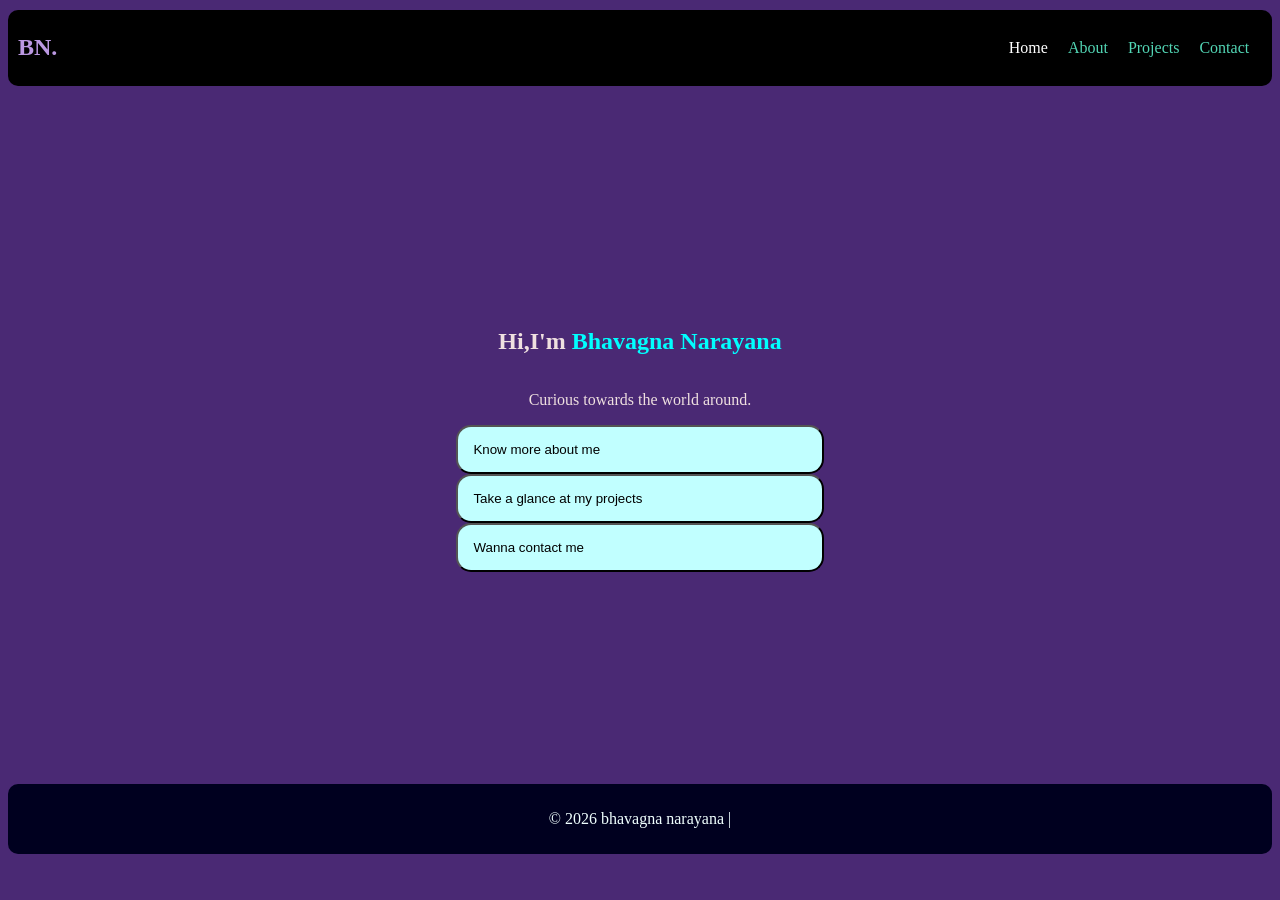
<file: index.html>
<!DOCTYPE html>
<html lang="en">
<head>
    <title>Bhavagna Narayana - Portfolio</title>
    <meta charset="UTF-8">
    <meta name="viewport" content="width=device-width,initial-scale=1.0">
    <link rel="stylesheet" href="style.css">
</head>
<body>
    <header>
        <nav>
            <h2><a id="a" href="index.html">BN.</a></h2>
            <ul>
                <li><a href="index.html" class="active">Home</a></li>
                <li><a href="about.html">About</a></li>
                <li><a href="projects.html">Projects</a></li>
                <li><a href="contact.html">Contact</a></li>
            </ul>
        </nav>
    </header>

    <section class="home">
        <h1>Hi,I'm <span style="color: aqua;">Bhavagna Narayana</span></h1>
        <p>Curious towards the world around.</p>
        <button><a href="about.html">Know more about me</a></button>
        <button><a href="projects.html">Take a glance at my projects</a></button>
        <button><a href="contact.html">Wanna contact me</a></button>
    </section>

    <footer id="bottom">
        <p>© 2026 bhavagna narayana | </p>
    </footer>
</body>
</html>
</file>
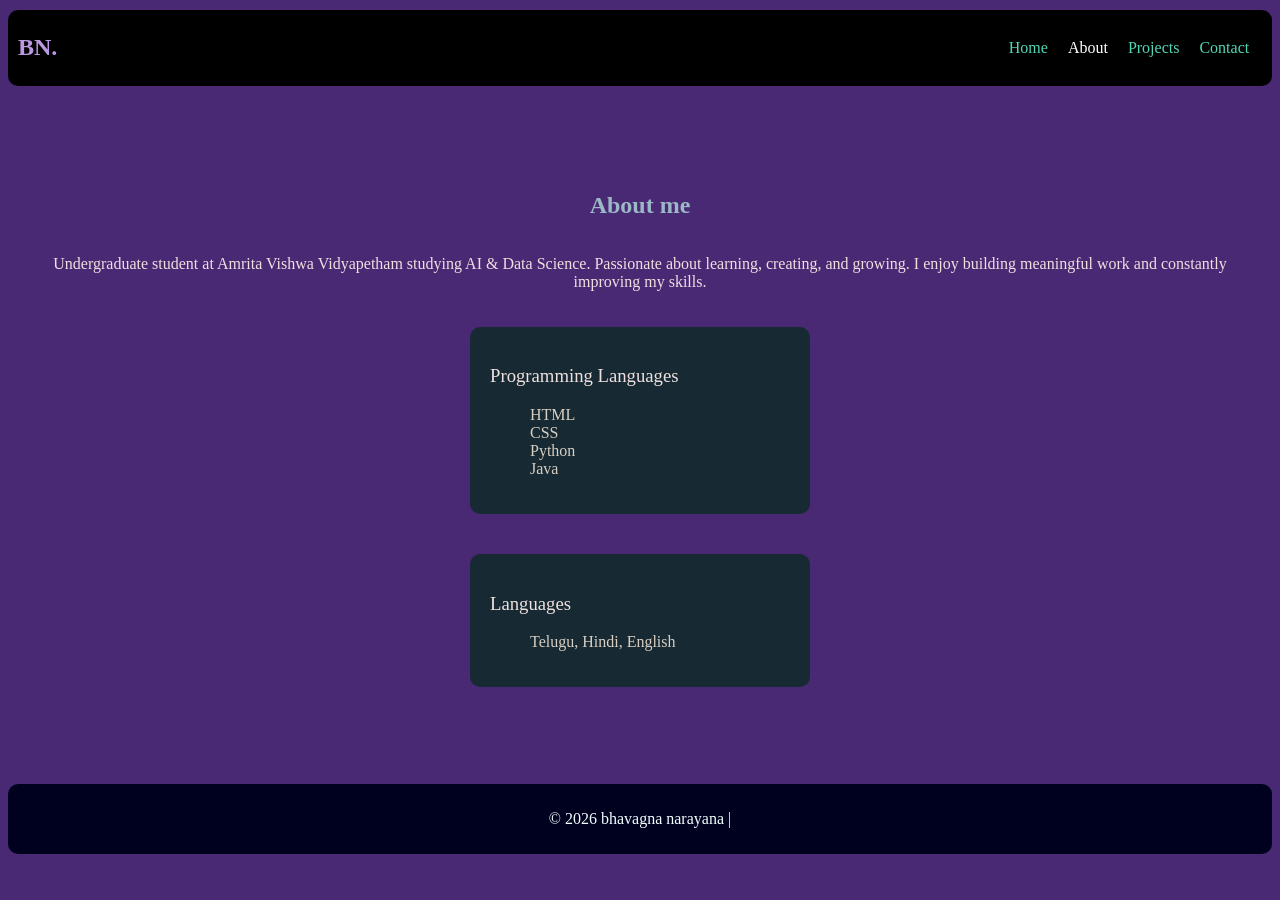
<file: about.html>
<!DOCTYPE html>
<html lang="en">
<head>
    <title>Bhavagna Narayana - Portfolio</title>
    <meta charset="UTF-8">
    <meta name="viewport" content="width=device-width,initial-scale=1.0">
    <link rel="stylesheet" href="style.css">
</head>
<body>
<body>
    <header>
        <nav>
            <h2><a id="a" href="index.html">BN.</a></h2>
            <ul>
                <li><a href="index.html">Home</a></li>
                <li><a href="about.html" class="active">About</a></li>
                <li><a href="projects.html">Projects</a></li>
                <li><a href="contact.html">Contact</a></li>
            </ul>
        </nav>
    </header>

    <section class="about">
        <h1 style="color:rgb(156, 184, 198);">About me</h1>
        <p>Undergraduate student at Amrita Vishwa Vidyapetham studying AI & Data Science.
            Passionate about learning, creating, and growing. 
            I enjoy building meaningful work and constantly improving my skills. </p>
        <div class="card">
            <h3>Programming Languages</h3>
            <ul>
                <li>HTML</li>
                <li>CSS</li>
                <li>Python</li>
                <li>Java</li>
            </ul>
        </div>
        <div class="card">
            <h3>Languages</h3>
            <ul>Telugu, Hindi, English</ul>
        </div>
    </section>

    <footer>
        <p>© 2026 bhavagna narayana | </p>
    </footer>
</body>
</html>
</file>
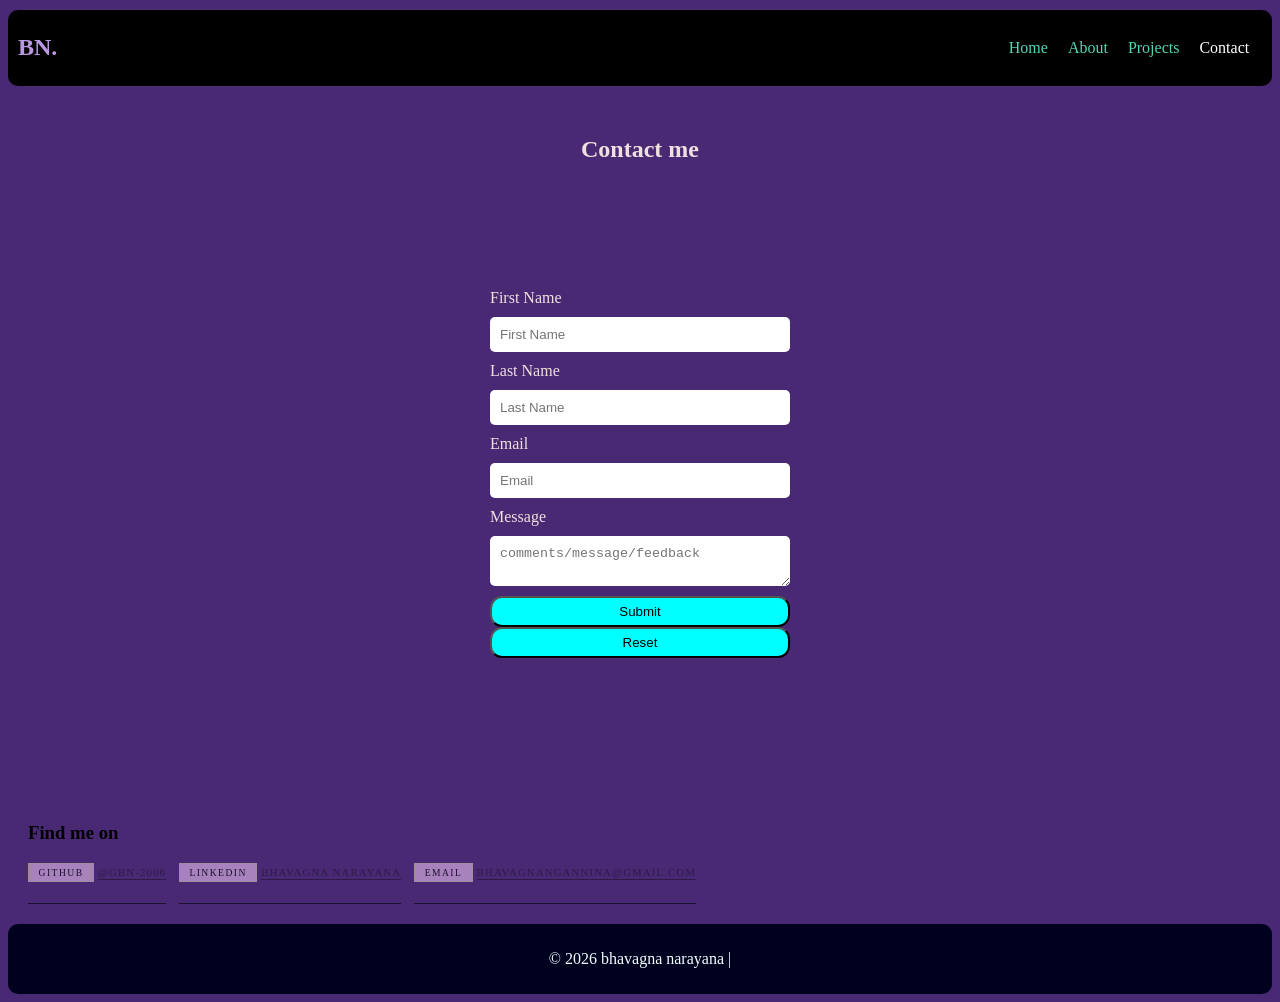
<file: contact.html>
<!DOCTYPE html>
<html lang="en">
<head>
    <title>Bhavagna Narayana - Portfolio</title>
    <meta charset="UTF-8">
    <meta name="viewport" content="width=device-width,initial-scale=1.0">
    <link rel="stylesheet" href="style.css">
</head>
<body>
<body>
    <header>
        <nav>
            <h2><a id="a" href="index.html">BN.</a></h2>
            <ul>
                <li><a href="index.html">Home</a></li>
                <li><a href="about.html">About</a></li>
                <li><a href="projects.html">Projects</a></li>
                <li><a href="contact.html" class="active">Contact</a></li>
            </ul>
        </nav>
    </header>

    <section class="contact">
        <h1>Contact me</h1>
        <form >
            <label for="name">First Name</label>
            <input type="text" placeholder="First Name" required>
            <label for="name">Last Name</label>
            <input type="text" placeholder="Last Name" required>
            <label for="email">Email</label>
            <input type="email" placeholder="Email" required>
            <label for="message">Message</label>
            <textarea name="" id="" placeholder="comments/message/feedback" required></textarea>
            <button type="submit">Submit</button>
            <button type="reset"> Reset</button>
        </form>
    </section>
    <section class="contact-left">
        <h3>Find me on</h3>
        <div class="project-links">
            <a href="https://github.com/gbn-2006" target="_blank" class="project-link">
                <div class="link-left">
                    <span class="project-tag">GitHub</span>
                    <span class="project-link">@gbn-2006</span>
                </div>
            </a>
            <a href="https://www.linkedin.com/in/06bhavagna" target="_blank" class="project-link">
                <div class="link-left">
                    <span class="project-tag">LinkedIn</span>
                    <span class="project-link">Bhavagna Narayana</span>
                </div>
            </a>
            <a href="mailto:bhavagnaNgannina@gmail.com" class="project-link">
                <div class="link-left">
                    <span class="project-tag">Email  </span>
                    <span class="project-link">bhavagnaNgannina@gmail.com</span>
                </div>
            </a>
        </div>
    </section>

    <footer>
        <p>© 2026 bhavagna narayana | </p>
    </footer>
</body>
</html>
</file>
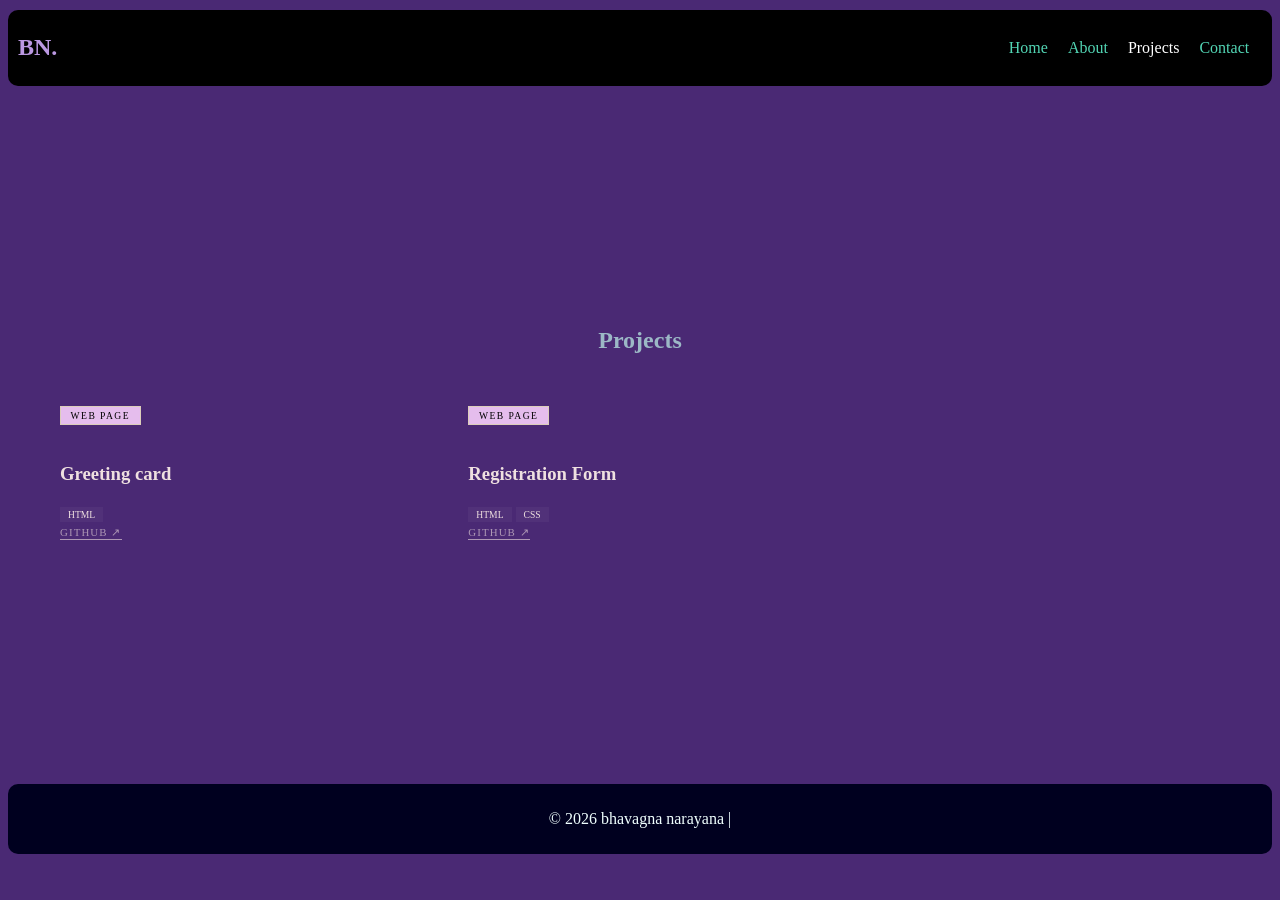
<file: projects.html>
<!DOCTYPE html>
<html lang="en">
<head>
    <title>Bhavagna Narayana - Portfolio</title>
    <meta charset="UTF-8">
    <meta name="viewport" content="width=device-width,initial-scale=1.0">
    <link rel="stylesheet" href="style.css">
</head>
<body>
<body>
    <header>
        <nav>
            <h2><a id="a" href="index.html">BN.</a></h2>
            <ul>
                <li><a href="index.html">Home</a></li>
                <li><a href="about.html">About</a></li>
                <li><a href="projects.html" class="active">Projects</a></li>
                <li><a href="contact.html">Contact</a></li>
            </ul>
        </nav>
    </header>

    <section class="projects">
        <h1 style="color: rgb(156, 184, 198);">Projects</h1>
        <div class="projects-grid">
            <div class="project-card reveal">
                <span class="project-tag">Web Page</span>
                <h3>Greeting card</h3>
                <div>
                    <div>
                        <span class="stack-tag">HTML</span>
                    </div>
                    <a class="project-link" href="gc.html" target="_blank">GitHub ↗</a>
                </div>
            </div>
            <div class="project-card reveal" style="transition-delay:0.2s">
                <span class="project-tag">Web Page</span>
                <h3>Registration Form</h3>
                <div>
                    <div>
                        <span class="stack-tag">HTML</span>
                        <span class="stack-tag">CSS</span>
                    </div>
                        <a class="project-link" href="rf.html" target="_blank">GitHub ↗</a>
                </div>
            </div>
        </div>
    </section>

    <footer>
        <p>© 2026 bhavagna narayana | </p>
    </footer>
</body>
</html>
</file>
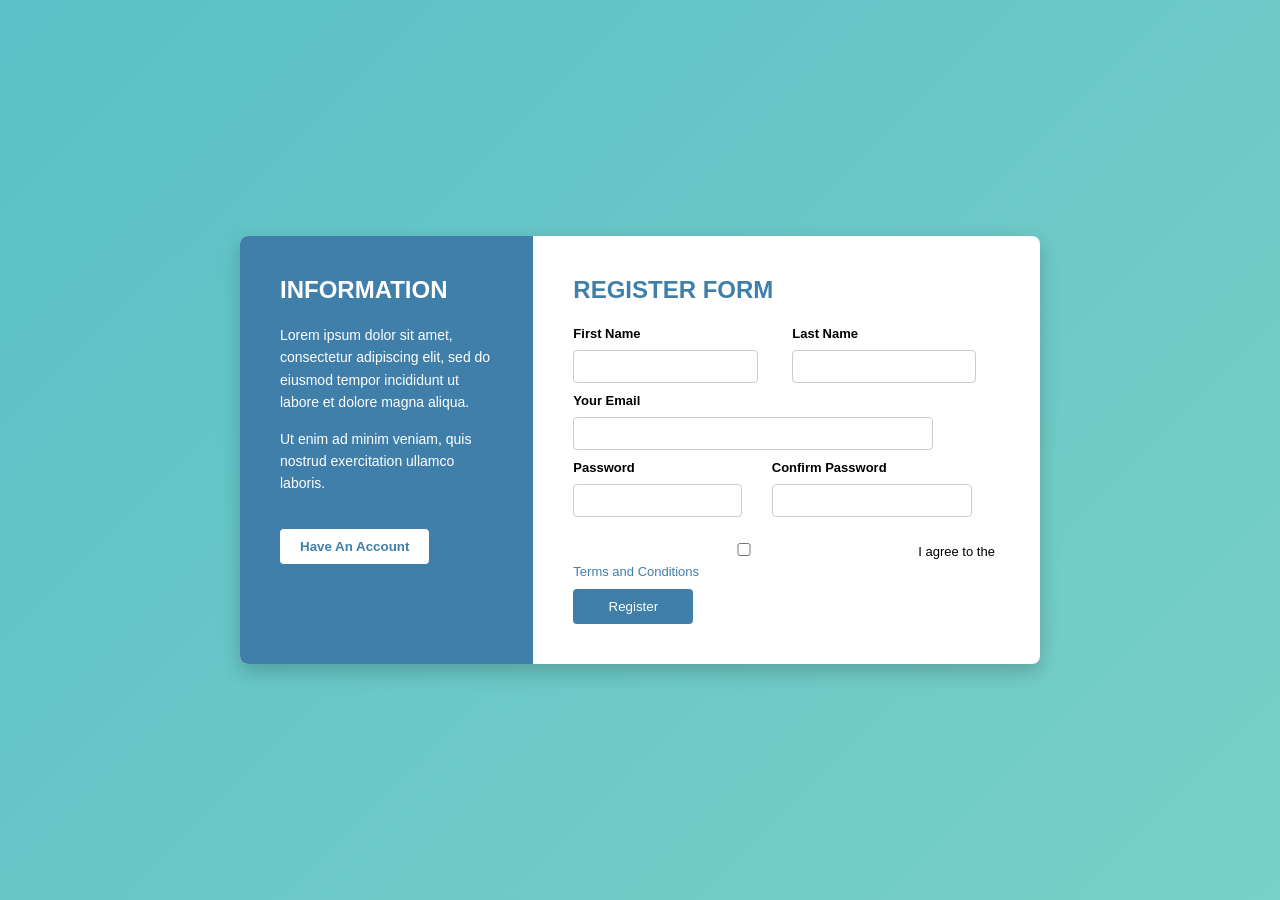
<file: rf.html>
<!DOCTYPE html>
<html>
<head>
<title>Register Form</title>

<style>

body{
margin:0;
font-family: Arial, Helvetica, sans-serif;
background: linear-gradient(135deg,#5bc0c7,#79d0c7);
height:100vh;
display:flex;
justify-content:center;
align-items:center;
}

/* main card */

.container{
width:800px;
display:flex;
background:white;
border-radius:8px;
box-shadow:0 8px 20px rgba(0,0,0,0.2);
overflow:hidden;
}

/* left information section */

.info{
width:40%;
background:#3f7faa;
color:white;
padding:40px;
}

.info h2{
margin-top:0;
}

.info p{
font-size:14px;
line-height:1.6;
}

.info button{
margin-top:20px;
padding:10px 20px;
border:none;
background:white;
color:#3f7faa;
font-weight:bold;
cursor:pointer;
border-radius:4px;
}

.info button:hover{
background:#f0f0f0;
}

/* right form section */

.form{
width:80%;
padding:40px;
}

.form h2{
color:#3f7faa;
margin-top:0;
}

.row{
display:flex;
gap:10px;
}

input{
width:80%;
padding:8px;
margin:8px 0;
border:1px solid #ccc;
border-radius:4px;
}

label{
font-size:13px;
font-weight:bold;
}

.checkbox{
font-size:13px;
margin:10px 0;
}

.register-btn{
background:#3f7faa;
color:white;
border:none;
padding:10px;
width:120px;
border-radius:4px;
cursor:pointer;
}

.register-btn:hover{
background:#2e6489;
}

a{
color:#3f7faa;
text-decoration:none;
}

</style>

</head>

<body>

<div class="container">

<!-- Left Info Section -->

<div class="info">

<h2>INFORMATION</h2>

<p>
Lorem ipsum dolor sit amet, consectetur adipiscing elit,
sed do eiusmod tempor incididunt ut labore et dolore magna aliqua.
</p>

<p>
Ut enim ad minim veniam, quis nostrud exercitation ullamco laboris.
</p>

<button>Have An Account</button>

</div>


<!-- Register Form Section -->

<div class="form">

<h2>REGISTER FORM</h2>

<form>

<div class="row">

<div>
<label>First Name</label>
<input type="text" required>
</div>

<div>
<label>Last Name</label>
<input type="text" required>
</div>

</div>

<label>Your Email</label>
<input width="100%" type="email" required>

<div class="row">

<div>
<label>Password</label>
<input type="password" required>
</div>

<div>
<label>Confirm Password</label>
<input type="password" required>
</div>

</div>

<div class="checkbox">
<input type="checkbox" required>
I agree to the <a href="#">Terms and Conditions</a>
</div>

<button class="register-btn">Register</button>

</form>

</div>

</div>

</body>
</html>
</file>
<file: style.css>
header{
    background-color: #000;
    text-align: left;
    border-radius: 10px;
}

body{
    background-color: #4a2974;
}

header nav {
    display: flex;
    justify-content: space-between;
    align-items: center;
    margin: 10px;
}

header nav ul {
    display: flex;
    list-style-type: none;
    gap: 20px;
    flex-direction: row;
    border-radius: 20px;
    padding: 0.8em;
}

#a {
    color: rgb(187, 152, 226);
    text-decoration: none;
}

.active {
    color: rgb(255, 255, 255);
}

header nav ul li a {
    text-decoration: none;
    color: rgb(82, 213, 180);
}

section {
    padding: 20px;
}

section h1 {
    text-align: center;
}

.home {
    height: 72vh; /* this pushes the footer down*/
    display: flex;
    flex-direction: column;
    justify-content: center;
    align-items: center;
    color: #efe0e0;
}

.home button {
    background-color: rgb(193, 255, 255);
    border-radius: 15px;
    padding: 15px;
    display: flex;
    width: 30%;
    text-align: center;
}

.home button a {
    text-decoration: none;
    color: #000;
}

.about {
    height: 72vh;
    display: flex;
    flex-direction: column;
    justify-content: center;
    color: #efe0e0;
}

.card {
    background:#172a33;
    margin: 20px auto;
    padding: 20px;
    width: 300px;
    border-radius: 10px;
}

.about div h3 {
    text-decoration: none;
    font-weight: normal;
}

.about div ul{
    list-style-type: none;
    color: rgb(216, 206, 194);
}

.projects {
    height: 72vh; 
    display: flex;
    flex-direction: column;
    justify-content: center;
    color: #efe0e0;
}

.projects-grid {
    display: grid;
    grid-template-columns: repeat(3, 1fr);
    gap: 1px;
    background: var(--border);
    border: 1px solid var(--border);
}

.project-card {
    background: var(--bg);
    padding: 2rem;
    position: relative;
    overflow: hidden;
    transition: background 0.3s;
    display: flex;
    flex-direction: column;
}

.project-card::before {
    content: '';
    position: absolute;
    inset: 0;
    background: linear-gradient(360deg, rgba(243, 160, 190, 0.04) 70%, transparent 100%);
    opacity: 0;
    transition: opacity 0.3s;
}
.project-card:hover::before { opacity: 1; }

.project-tag {
    display: inline-block;
    font-size: 0.6rem;
    letter-spacing: 0.15em;
    text-transform: uppercase;
    color: var(--accent);
    border: 1px solid rgba(200,245,66,0.3);
    padding: 0.2rem 0.6rem;
    margin-bottom: 1.2rem;
    width: fit-content;
    background-color: #e5bded;
    color: #000;
}

.stack-tag {
    font-size: 0.6rem;
    padding: 0.15rem 0.5rem;
    background: rgba(255,255,255,0.04);
    color: var(--muted);
    border: 1px solid var(--border);
}

.project-links { display: flex; gap: 0.8rem; }

.project-link {
    font-size: 0.68rem; 
    letter-spacing: 0.1em; 
    text-transform: uppercase;
    color: var(--ink); 
    text-decoration: none; 
    opacity: 0.6;
    border-bottom: 1px solid currentColor; 
    padding-bottom: 1px;
    transition: opacity 0.2s;
}
.project-link:hover { opacity: 1; }

.contact{
    height: 72vh;
    display: flex;
    flex-direction: column;
    justify-content: center;
    color: #efe0e0;
}

.contact section h3 {
    text-decoration: none;
    font-weight: normal;
    color: #eee8e8;
}

form {
    display: flex;
    flex-direction: column;
    width: 300px;
    margin: auto;
}

form input, form textarea {
    margin: 10px 0;
    padding: 10px;
    border: none;
    border-radius: 5px;
}

form button {
    background-color: aqua;
    border-radius: 12px;
    padding: 6px;
}

section p {
    text-align: center;
}

footer {
    background-color: rgb(0, 0, 31);
    text-align: center;
    padding: 10px;
    border-radius: 10px;
}

footer p {
    color: azure;
}
</file>
